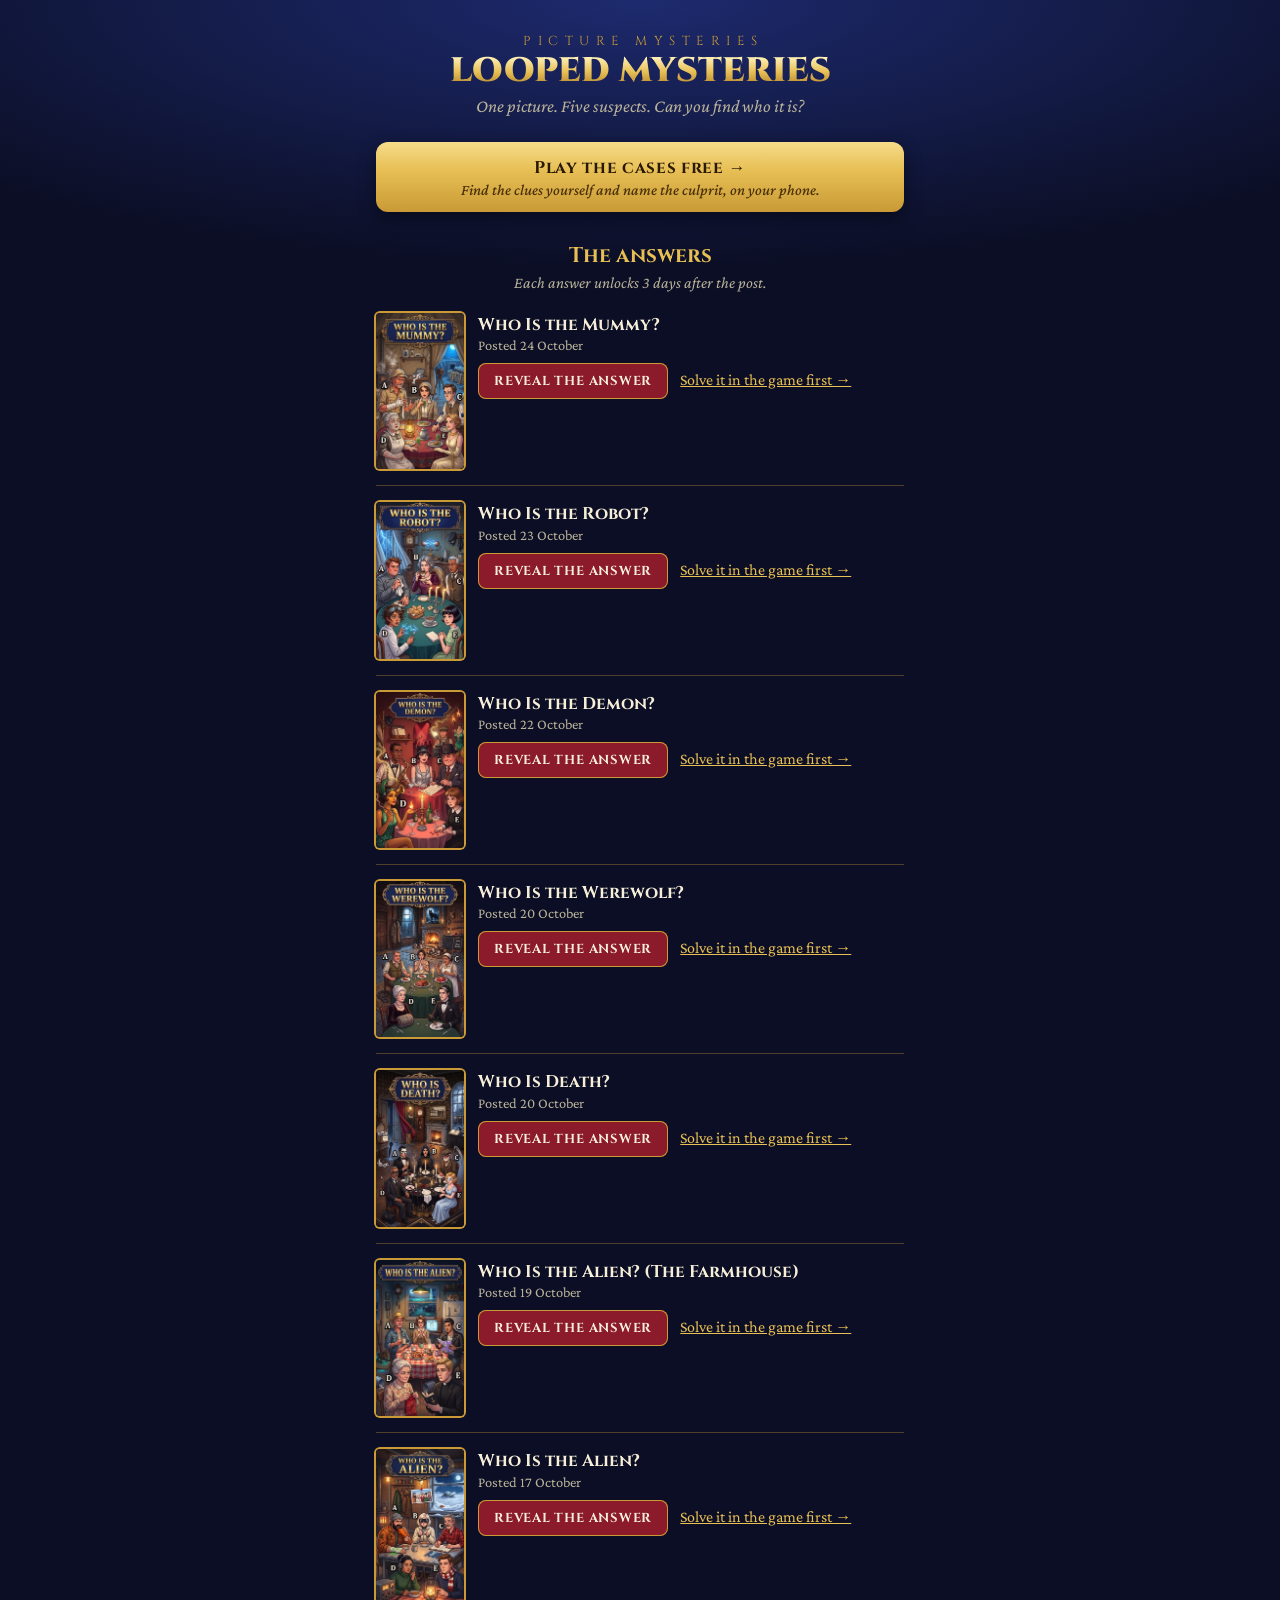
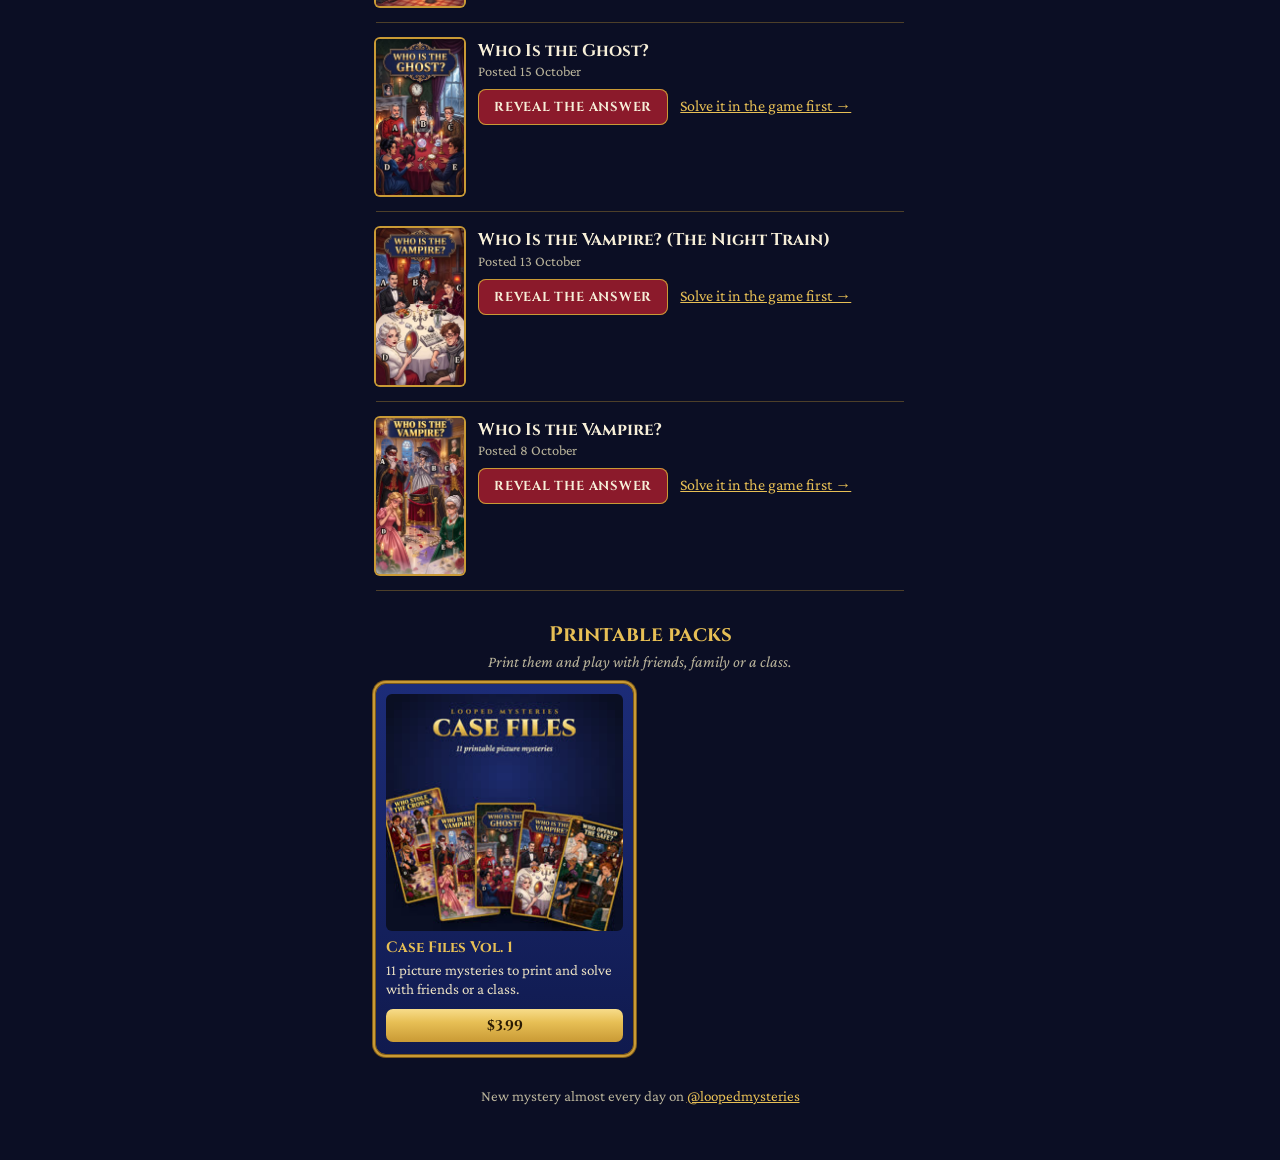
<file: index.html>
<!doctype html>
<html lang="en">
<head>
<meta charset="utf-8" />
<meta name="viewport" content="width=device-width, initial-scale=1" />
<title>Looped Mysteries</title>
<meta name="description" content="Play the Looped Mysteries picture puzzles free on your phone, and check the answers to every case from Instagram." />
<meta name="theme-color" content="#0b0e24" />
<meta property="og:type" content="website" />
<meta property="og:site_name" content="Looped Mysteries" />
<meta property="og:title" content="Looped Mysteries · Play free" />
<meta property="og:description" content="Picture mysteries you solve on your phone. Find the clues, name the culprit. Free cases, a new one every week." />
<meta property="og:url" content="https://loopedmysteries.me/" />
<meta property="og:image" content="https://loopedmysteries.me/og.jpg" />
<meta property="og:image:width" content="1200" />
<meta property="og:image:height" content="1200" />
<meta name="twitter:card" content="summary_large_image" />
<link rel="preconnect" href="https://fonts.googleapis.com" />
<link rel="preconnect" href="https://fonts.gstatic.com" crossorigin />
<link href="https://fonts.googleapis.com/css2?family=Cinzel:wght@700;900&family=Crimson+Pro:ital,wght@0,500;0,700;1,500&display=swap" rel="stylesheet" />
<style>
:root { --gold: #e7bf55; --gold-mid: #c99a35; --gold-deep: #7d5a1a; --ink: #0b0e24; --text: #f6eed8; --muted: #b9b39a; --wine: #8b1a2b; }
* { box-sizing: border-box; }
body { margin: 0; background: radial-gradient(ellipse 120% 50% at 50% 0%, #1d2a6e 0%, var(--ink) 60%) fixed, var(--ink);
  color: var(--text); font-family: 'Crimson Pro', Georgia, serif; font-size: 18px; }
main { max-width: 560px; margin: 0 auto; padding: 32px 16px 56px; }
.display { font-family: 'Cinzel', Georgia, serif; }
header { text-align: center; margin-bottom: 26px; }
header .kicker { font-size: 13px; letter-spacing: 0.5em; padding-left: 0.5em; color: var(--gold-mid); }
header h1 { margin: 4px 0 6px; font-size: 34px; font-weight: 900; line-height: 1.05;
  background: linear-gradient(180deg, #fff1b8 8%, var(--gold) 50%, #b0802a 92%); -webkit-background-clip: text; background-clip: text; color: transparent; }
header p { margin: 0; color: var(--muted); font-style: italic; }
section h2.title { margin: 30px 0 4px; text-align: center; font-family: 'Cinzel', Georgia, serif; font-size: 21px; color: var(--gold); }
section .lead { margin: 0 0 6px; text-align: center; color: var(--muted); font-style: italic; font-size: 16px; }
.packs { display: grid; grid-template-columns: 1fr 1fr; gap: 14px; margin-top: 14px; }
.pack { display: flex; flex-direction: column; padding: 10px 10px 12px; border-radius: 10px; text-decoration: none; color: var(--text);
  background: linear-gradient(180deg, #1c2c78, #101a4e); box-shadow: 0 0 0 1px var(--gold-deep), 0 0 0 3px var(--gold-mid), 0 0 0 4px var(--gold-deep); }
.pack img { width: 100%; aspect-ratio: 1; object-fit: cover; border-radius: 6px; margin-bottom: 8px; }
.pack b { font-family: 'Cinzel', Georgia, serif; font-size: 15px; line-height: 1.2; color: var(--gold); }
.pack span { flex: 1; margin: 4px 0 10px; font-size: 15px; line-height: 1.25; color: #e9dfc2; }
.pack .go { flex: none; margin: 0; padding: 7px 0; border-radius: 7px; text-align: center; background: linear-gradient(180deg, #f7dc8a, var(--gold) 40%, var(--gold-mid));
  color: #2a1a03; font-family: 'Cinzel', Georgia, serif; font-weight: 700; font-size: 14px; }
.solve { display: inline-block; margin-left: 12px; color: var(--gold); font-size: 16px; }
.play { display: block; margin: 0 0 22px; padding: 14px 18px; border-radius: 12px; text-align: center; text-decoration: none;
  background: linear-gradient(180deg, #f7dc8a, var(--gold) 40%, var(--gold-mid)); color: #2a1a03;
  font-family: 'Cinzel', Georgia, serif; font-weight: 700; font-size: 17px; letter-spacing: 0.04em; box-shadow: 0 6px 18px rgba(0,0,0,0.45); }
.play span { display: block; margin-top: 2px; font-family: 'Crimson Pro', Georgia, serif; font-weight: 500; font-style: italic; font-size: 15.5px; letter-spacing: 0; color: #4a3008; }
.cta-free { display: block; margin: 14px 0 0; text-align: center; color: var(--gold); font-size: 16.5px; }
.more { display: inline-block; margin-top: 8px; color: var(--gold); font-size: 16px; }
.case { display: grid; grid-template-columns: 88px minmax(0, 1fr); gap: 14px; padding: 16px 0; border-bottom: 1px solid rgba(201,154,53,0.35); }
.case img { width: 88px; aspect-ratio: 9 / 16; object-fit: cover; border-radius: 4px; box-shadow: 0 0 0 2px var(--gold-mid); }
.case h2 { margin: 2px 0 2px; font-family: 'Cinzel', Georgia, serif; font-size: 17px; line-height: 1.2; }
.case .date { color: var(--muted); font-size: 14.5px; margin-bottom: 10px; }
.reveal { padding: 9px 16px; border: 0; border-radius: 8px; cursor: pointer; background: var(--wine); color: var(--text);
  box-shadow: inset 0 0 0 1px var(--gold-mid); font-family: 'Cinzel', Georgia, serif; font-weight: 700; font-size: 13px; letter-spacing: 0.06em; }
.locked { color: var(--muted); font-style: italic; font-size: 16px; }
.reveal.early { display: inline-block; margin-top: 10px; padding: 10px 16px; text-decoration: none; color: #1a1206;
  background: linear-gradient(180deg, #f7dc8a 0%, var(--gold) 45%, var(--gold-mid) 100%); box-shadow: 0 4px 12px rgba(0,0,0,0.4); }
.reveal.early small { display: block; margin-top: 3px; font-family: 'Crimson Pro', Georgia, serif; font-weight: 500; font-style: italic;
  font-size: 14px; letter-spacing: 0; text-transform: none; color: #3a2a10; }
.answer { font-size: 17px; line-height: 1.4; }
.answer b { font-family: 'Cinzel', Georgia, serif; color: var(--gold); }
footer { margin-top: 34px; text-align: center; color: var(--muted); font-size: 15px; }
footer a { color: var(--gold); }
</style>
</head>
<body>
<main>
  <header>
    <div class="kicker display">PICTURE MYSTERIES</div>
    <h1 class="display">LOOPED MYSTERIES</h1>
    <p>One picture. Five suspects. Can you find who it is?</p>
  </header>
  <a class="play" href="play/">Play the cases free →<span>Find the clues yourself and name the culprit, on your phone.</span></a>
  <section>
    <h2 class="title">The answers</h2>
    <p class="lead">Each answer unlocks 3 days after the post.</p>
    <div id="list"></div>
  </section>
  <section id="shop">
    <h2 class="title">Printable packs</h2>
    <p class="lead">Print them and play with friends, family or a class.</p>
    <div class="packs" id="packs"></div>
  </section>
  <footer>New mystery almost every day on <a href="https://www.instagram.com/loopedmysteries/">@loopedmysteries</a></footer>
</main>
<script>
const PACKS = [{"url": "https://loopedmysteries.gumroad.com/l/case-files-vol-1", "image": "img/pack-vol1.jpg", "title": "Case Files Vol. 1", "text": "11 picture mysteries to print and solve with friends or a class.", "price": "$3.99"}, {"url": "https://loopedmysteries.gumroad.com/l/halloween-mystery-night", "image": "img/pack-halloween.jpg", "title": "Halloween Mystery Night", "text": "6 spooky cases plus invitations, ballot cards and a scoreboard for your party.", "price": "$4.99", "until": "2026-11-01"}];
const FREE_URL = "";
const UNLOCK_DAYS = 3;
const CASES = [{"id": "mummy", "title": "Who Is the Mummy?", "posted": "2026-10-24", "culprit": "E", "who": "The Young Heiress", "answer": "Everything strange at the table is explained inside the tent: bandage from the first-aid tin, sand from a day at the dig, beetles from a tipped jar, flour from the open sack. Only one thing is explained outside it. Through the tent flap the sarcophagus stands open and empty, strips of old yellowed linen hanging over its edge, and the same old linen peeks out of the Young Heiress's glove. She came out of the tomb.", "game": true}, {"id": "robot", "title": "Who Is the Robot?", "posted": "2026-10-23", "culprit": "E", "who": "The Inventor's Niece", "answer": "The storm tosses every napkin and every hair at the table except hers. And the little compass by the candles does not point north: its red needle points straight at the Inventor's Niece. Something inside her is made of metal.", "game": true}, {"id": "demon", "title": "Who Is the Demon?", "posted": "2026-10-22", "culprit": "E", "who": "The Coat-Check Girl", "answer": "Two scorch marks sit right where the Coat-Check Girl's fingers rest, and hers is the only drink with no ice left: it's steaming. Whatever she is, she burns hot. Every other guest has an explanation hidden in the room. She doesn't.", "game": true}, {"id": "werewolf", "title": "Who Is the Werewolf?", "posted": "2026-10-20", "culprit": "E", "who": "The Young Lord", "answer": "The wolf in the painting has a pale streak on its head, just like the white streak in the Young Lord's hair. And he is the one guest who won't touch silver: gloves on at dinner, a wooden spoon, his silver fork and knife left alone.", "game": true}, {"id": "death", "title": "Who Is Death?", "posted": "2026-10-20", "culprit": "E", "who": "The Young Guest", "answer": "The appointment book on the sideboard says it: someone is expected tonight at 12:00. It is two minutes to midnight, and the Young Guest is keeping an eye on her watch. Every other sign of Death in this room has an ordinary explanation. Hers doesn't.", "game": true}, {"id": "alien2", "title": "Who Is the Alien? (The Farmhouse)", "posted": "2026-10-19", "culprit": "E", "who": "The Preacher", "answer": "Look at the church picnic flyer on the fridge: the town's pastor is an old bald man. This young 'preacher' looks like the sketch on the news, his car is parked at the crop circle, and he is holding his Bible upside down.", "game": true}, {"id": "alien", "title": "Who Is the Alien?", "posted": "2026-10-17", "culprit": "E", "who": "The Glaciologist", "answer": "Look at the team photo: the real Glaciologist wears the same striped scarf, but he has a beard and glasses. Something walked in from that saucer tonight and took his place, almost perfectly.", "game": true}, {"id": "ghost", "title": "Who Is the Ghost?", "posted": "2026-10-15", "culprit": "D", "who": "The Heiress", "answer": "Look at the mantelpiece: a photograph tied with a black mourning ribbon, and the girl in it is the Heiress. Cats always know. That is why it hisses at her.", "game": true}, {"id": "train", "title": "Who Is the Vampire? (The Night Train)", "posted": "2026-10-13", "culprit": "E", "who": "The Student in the scarf", "answer": "Read the newspaper: BURIED YESTERDAY, above a photo of the Student. The stain on his scarf is where he was bitten. He died, and he rose again.", "game": true}, {"id": "vampire", "title": "Who Is the Vampire?", "posted": "2026-10-08", "culprit": "E", "who": "The Countess", "answer": "The portrait on the wall is three hundred years old, and it shows the Countess exactly as she stands tonight, down to the ruby brooch. She has not aged a day.", "game": true}];

// Records a click event in GoatCounter when the counter is on; does nothing otherwise.
const track = (path, title) => window.goatcounter && window.goatcounter.count && window.goatcounter.count({ path, title, event: true });

const today = new Date();
document.querySelector('.play').addEventListener('click', () => track('click-play', 'Play the cases'));

const shop = document.getElementById('packs');
for (const pack of PACKS) {
  if (pack.until && today >= new Date(pack.until + 'T00:00:00')) continue;
  const card = document.createElement('a');
  card.className = 'pack';
  card.href = pack.url;
  card.innerHTML = `<img src="${pack.image}" alt="" loading="lazy" /><b>${pack.title}</b><span>${pack.text}</span><div class="go">${pack.price}</div>`;
  card.addEventListener('click', () => track(`click-pack-${pack.title}`, `Shop: ${pack.title}`));
  shop.append(card);
}
if (FREE_URL) {
  shop.insertAdjacentHTML('afterend', `<a class="cta-free" href="${FREE_URL}">Or try 3 printable cases for free →</a>`);
  document.querySelector('.cta-free').addEventListener('click', () => track('click-free-sample', 'Free sample link'));
}

const list = document.getElementById('list');
for (const [i, c] of CASES.entries()) {
  // Noon Turkey time for everyone, the same moment the game opens the case.
  const posted = new Date(c.posted + 'T12:00:00+03:00');
  const unlock = new Date(posted.getTime() + UNLOCK_DAYS * 86400000);
  const row = document.createElement('div');
  row.className = 'case';
  // The first rows are on screen at once, so only the rest wait to load.
  row.innerHTML = `<img src="img/${c.id}.jpg" alt="" ${i < 3 ? '' : 'loading="lazy"'} />
    <div><h2>${c.title}</h2><div class="date">Posted ${posted.toLocaleDateString('en-GB', { day: 'numeric', month: 'long' })}</div><div class="slot"></div></div>`;
  const slot = row.querySelector('.slot');
  if (today < unlock) {
    slot.innerHTML = `<div class="locked">Still under investigation. Answer unlocks on ${unlock.toLocaleDateString('en-GB', { day: 'numeric', month: 'long' })}.</div>`;
    // Can't wait: the game sells early access to the locked case, and solving it shows the answer.
    const early = document.createElement('a');
    early.className = 'reveal early';
    early.href = `play/?case=${c.id}`;
    early.innerHTML = 'Can’t wait? Play it now<small>Solve it in the game and see the answer today</small>';
    early.addEventListener('click', () => track(`click-early-${c.id}`, `Play now: ${c.title}`));
    slot.append(early);
  } else {
    const button = document.createElement('button');
    button.className = 'reveal';
    button.textContent = 'REVEAL THE ANSWER';
    button.addEventListener('click', () => {
      track(`reveal-${c.id}`, `Reveal: ${c.title}`);
      slot.innerHTML = `<div class="answer"><b>${c.culprit}</b> · ${c.who}. ${c.answer}</div>
        <a class="more" href="#shop">More mysteries to print ↓</a>`;
    });
    slot.append(button);
    // Every listed case is in the web game: invite a try before the answer.
    {
      const solve = document.createElement('a');
      solve.className = 'solve';
      solve.href = `play/?case=${c.id}`;
      solve.textContent = 'Solve it in the game first →';
      solve.addEventListener('click', () => track(`click-solve-${c.id}`, `Solve in game: ${c.title}`));
      slot.append(solve);
    }
  }
  list.append(row);
}
</script>
</body>
</html>
</file>
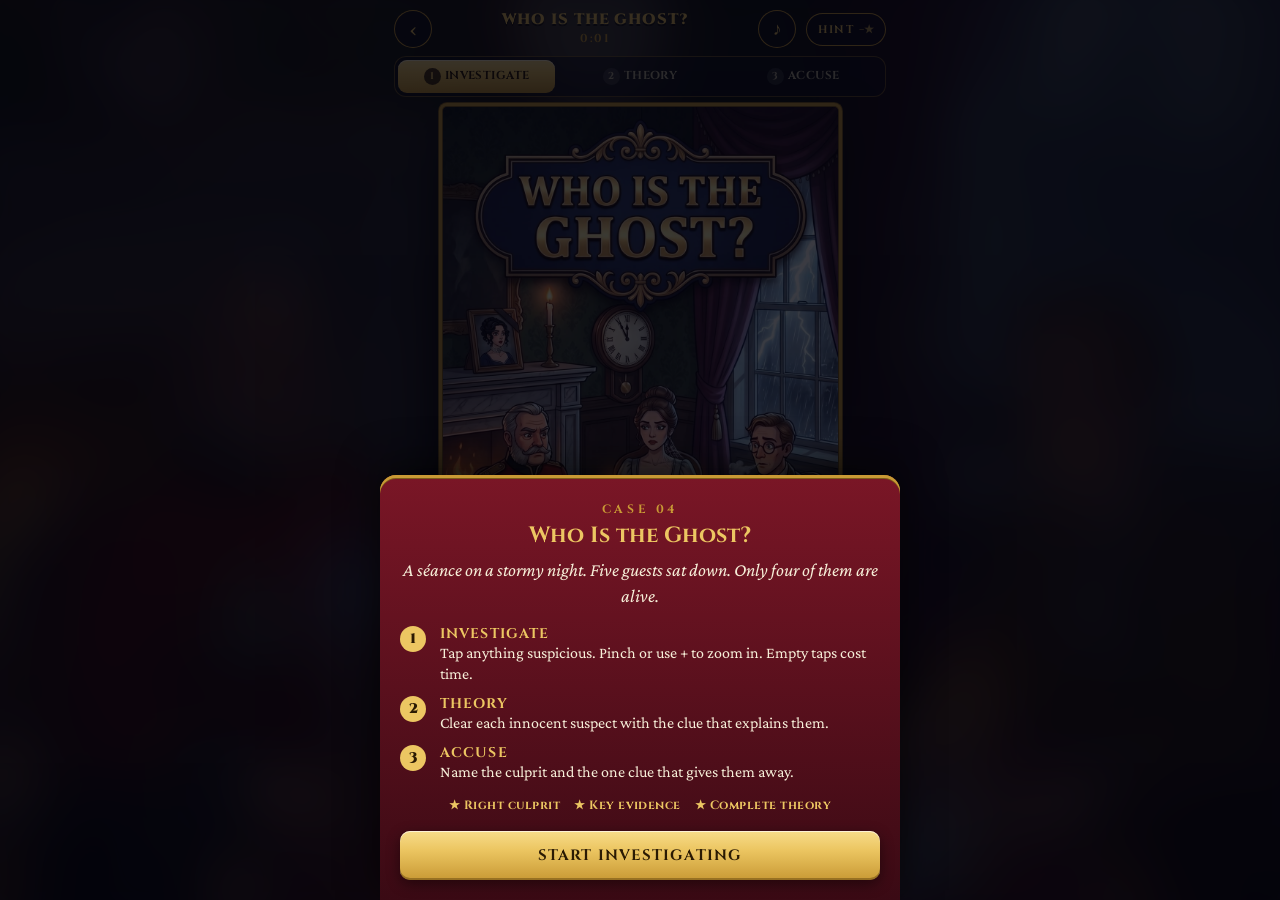
<file: play/index.html>
<!doctype html>
<html lang="en">
  <head>
    <meta charset="UTF-8" />
    <meta name="viewport" content="width=device-width, initial-scale=1, viewport-fit=cover, user-scalable=no" />
    <meta name="theme-color" content="#090b1c" />
    <title>Looped Mysteries</title>
    <meta property="og:type" content="website" />
    <meta property="og:site_name" content="Looped Mysteries" />
    <meta property="og:title" content="Looped Mysteries · Solve the cases" />
    <meta property="og:description" content="Picture mysteries you solve on your phone. Find the clues, name the culprit. Free cases, a new one every week." />
    <meta property="og:url" content="https://loopedmysteries.me/play/" />
    <meta property="og:image" content="https://loopedmysteries.me/og.jpg" />
    <meta property="og:image:width" content="1200" />
    <meta property="og:image:height" content="1200" />
    <meta name="twitter:card" content="summary_large_image" />
    <link rel="preconnect" href="https://fonts.googleapis.com" />
    <link rel="preconnect" href="https://fonts.gstatic.com" crossorigin />
    <link
      href="https://fonts.googleapis.com/css2?family=Cinzel:wght@600;700;900&family=Crimson+Pro:ital,wght@0,400;0,500;0,600;0,700;1,500&display=swap"
      rel="stylesheet"
    />
    <script type="module" crossorigin src="./assets/main-snRhR4o5.js"></script>
    <link rel="stylesheet" crossorigin href="./assets/main-DZ-gpsk0.css">
  </head>
  <body>
    <div id="backdrop"></div>
    <div id="app"></div>
    <!-- Gumroad's overlay checkout: buy links open a payment window over the game instead of a new tab. -->
    <script src="https://gumroad.com/js/gumroad.js" async></script>
  </body>
</html>
</file>
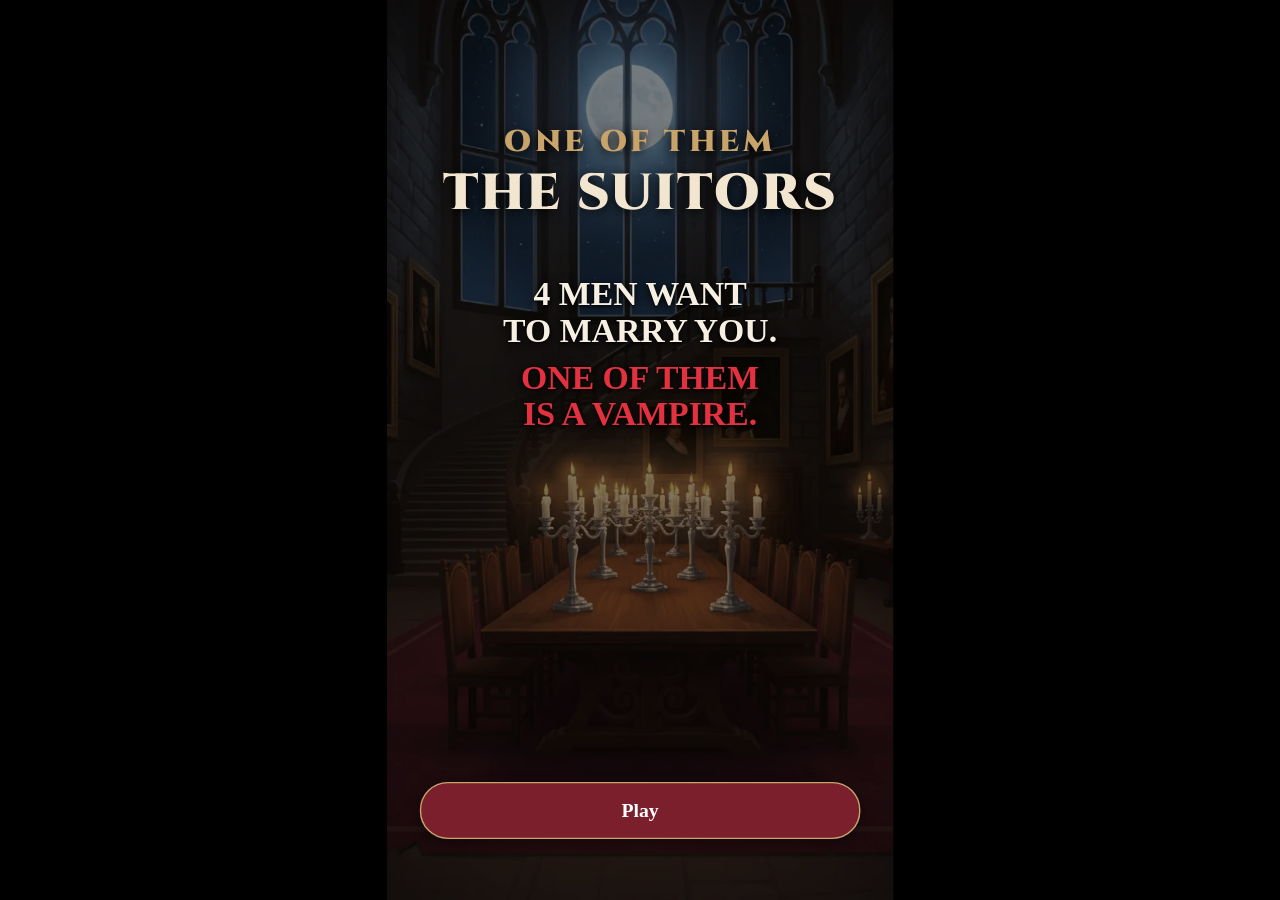
<file: suitors/index.html>
<!doctype html>
<html lang="en">
  <head>
    <meta charset="UTF-8" />
    <meta name="viewport" content="width=device-width, initial-scale=1, viewport-fit=cover, user-scalable=no" />
    <meta name="theme-color" content="#0b0709" />
    <meta name="apple-mobile-web-app-capable" content="yes" />
    <title>One of Them · The Suitors</title>
    <meta name="description" content="4 men want to marry you. One of them is a vampire. Play the demo and make the choices yourself." />
    <meta property="og:type" content="website" />
    <meta property="og:site_name" content="Looped Mysteries" />
    <meta property="og:title" content="One of Them · The Suitors" />
    <meta property="og:description" content="4 men want to marry you. One of them is a vampire. Play the demo and make the choices yourself." />
    <meta property="og:url" content="https://loopedmysteries.me/suitors/" />
    <meta property="og:image" content="https://loopedmysteries.me/suitors/og.jpg" />
    <meta property="og:image:width" content="1080" />
    <meta property="og:image:height" content="1080" />
    <meta name="twitter:card" content="summary_large_image" />
    <script type="module" crossorigin src="./assets/index-BJEboJmN.js"></script>
    <link rel="stylesheet" crossorigin href="./assets/index-D9lnCHqK.css">
  </head>
  <body>
    <div id="viewport"><div id="stage"></div></div>
  </body>
</html>
</file>
<file: play/assets/main-DZ-gpsk0.css>
:root{--ink: #090b1c;--night: #10163a;--velvet: #7a1626;--velvet-deep: #3a0a14;--gold: #ecc662;--gold-mid: #c99a35;--gold-deep: #7d5a1a;--parchment: #f3e7c8;--parchment-edge: #dcc594;--ink-text: #2c1d0d;--ink-soft: #6b5433;--blood: #b01f2e;--good: #2f8f5b;--text: #f6eed8;--muted: #b9b39a;--display: "Cinzel", Georgia, serif;--body: "Crimson Pro", Georgia, serif;--frame: 0 0 0 1px var(--gold-deep), 0 0 0 4px var(--gold-mid), 0 0 0 5px var(--gold-deep)}*{box-sizing:border-box;-webkit-tap-highlight-color:transparent}html,body{margin:0;height:100%;background:var(--ink);color:var(--text);font-family:var(--body);font-size:17px;overscroll-behavior:none}#backdrop{position:fixed;inset:-40px;background:radial-gradient(90% 60% at 50% 0%,#26306e 0%,var(--ink) 75%);background-size:cover;background-position:center;z-index:0}#backdrop.scene{filter:blur(28px) brightness(.32) saturate(1.2)}#app{position:relative;z-index:1;height:100dvh;max-width:520px;margin:0 auto;display:flex;flex-direction:column}button{font:inherit;color:inherit;cursor:pointer;border:0;background:none;padding:0}.btn{position:relative;padding:14px 20px;border-radius:10px;background:linear-gradient(180deg,#f7dc8a 0%,var(--gold) 38%,var(--gold-mid) 100%);box-shadow:inset 0 1px #ffffffa6,inset 0 -2px #5a3c0a73,0 4px 14px #00000073;color:#2a1a03;font-family:var(--display);font-weight:700;font-size:15px;letter-spacing:.08em;text-transform:uppercase;transition:transform .08s}.btn:active:not(:disabled){transform:translateY(2px)}.btn:disabled{filter:grayscale(.7) brightness(.6);cursor:default}.btn.ghost{background:#090b1c8c;box-shadow:inset 0 0 0 1px var(--gold-mid);color:var(--gold)}.btn.small{padding:8px 12px;font-size:11px;border-radius:8px}.btn.wide{width:100%}.crop{background-repeat:no-repeat;background-color:var(--night)}.portrait{position:relative;width:100%;aspect-ratio:1 / 1.15;border-radius:6px;box-shadow:var(--frame),0 6px 14px #00000080}.home{flex:1;overflow-y:auto;padding:30px 18px 34px}.brand{text-align:center;margin-bottom:26px}.brand .kicker{font-family:var(--display);font-size:12px;letter-spacing:.5em;color:var(--gold-mid);padding-left:.5em}.brand h1{margin:2px 0 0;font-family:var(--display);font-weight:900;font-size:40px;line-height:1.05;background:linear-gradient(180deg,#fbe9a8 10%,var(--gold) 50%,var(--gold-mid) 90%);-webkit-background-clip:text;background-clip:text;color:transparent;filter:drop-shadow(0 2px 0 rgba(0,0,0,.6))}.stars{font-size:16px;letter-spacing:3px;color:var(--gold)}.stars .off{color:#fff3}.case-grid{display:grid;grid-template-columns:1fr 1fr;gap:26px 18px;align-items:start}.case-card{display:block;width:100%;text-align:left}.case-card .art{aspect-ratio:4 / 5;margin-bottom:12px;border-radius:6px;background-size:cover;background-position:top center;box-shadow:var(--frame),0 12px 26px #0000008c;transition:transform .12s}.case-card:active .art{transform:scale(.97)}.case-no{font-family:var(--display);font-weight:700;font-size:11px;letter-spacing:.24em;color:var(--gold-mid)}.case-title{margin:3px 0 5px;font-family:var(--display);font-weight:700;font-size:15px;line-height:1.2;color:var(--text)}.case-status{font-style:italic;font-size:15px;color:var(--muted)}.case-card.locked .art{filter:grayscale(1) brightness(.45);box-shadow:0 0 0 1px var(--gold-deep),0 12px 26px #0000008c}.case-card.locked .case-no,.case-card.locked .case-title{opacity:.6}.home-note{margin:30px 0 0;text-align:center;font-style:italic;font-size:15px;color:var(--muted)}.home-count{margin:-14px 0 24px;text-align:center;font-style:italic;font-size:16px;color:var(--muted)}.home-note a,.reveal .home-note a{color:var(--gold)}.topbar{display:flex;align-items:center;gap:10px;padding:10px 14px 6px}.topbar .back{flex:none;width:38px;height:38px;border-radius:50%;background:#090b1c99;box-shadow:inset 0 0 0 1px var(--gold-mid);color:var(--gold);font-size:22px;line-height:1}.heading{flex:1;min-width:0}.case-name{text-align:center;text-wrap:balance;font-family:var(--display);font-weight:900;font-size:15px;line-height:1.1;letter-spacing:.06em;text-transform:uppercase;color:var(--gold);text-shadow:0 2px 0 rgba(0,0,0,.6)}.case-name small{display:block;margin-top:2px;font-size:11px;letter-spacing:.12em;color:var(--gold-mid)}.icon-btn{flex:none;width:38px;height:38px;border-radius:50%;background:#090b1c99;box-shadow:inset 0 0 0 1px var(--gold-mid);font-size:18px;color:var(--gold)}.icon-btn.off{opacity:.45;text-decoration:line-through}.hint-btn{flex:none;min-width:38px;padding:9px 12px;border-radius:999px;background:#090b1c99;box-shadow:inset 0 0 0 1px var(--gold-mid);font-family:var(--display);font-weight:700;font-size:11px;letter-spacing:.14em;color:var(--gold)}.hint-btn span{letter-spacing:0;opacity:.75}.hint-btn[hidden]{display:none}.tabs{display:flex;gap:6px;margin:2px 14px 4px;padding:4px;border-radius:12px;background:#090b1c8c;box-shadow:inset 0 0 0 1px #c99a3573}.tab{flex:1;padding:8px 2px;border-radius:9px;white-space:nowrap;font-family:var(--display);font-weight:700;font-size:11.5px;letter-spacing:.04em;text-transform:uppercase;color:var(--muted)}.tab b{display:inline-block;width:17px;height:17px;margin-right:4px;border-radius:50%;background:#ffffff1f;font-size:10px;line-height:17px;letter-spacing:0}.tab.active{background:linear-gradient(180deg,#f7dc8a 0%,var(--gold) 38%,var(--gold-mid) 100%);box-shadow:inset 0 1px #fff9;color:#2a1a03}.tab.active b{background:#2a1a03d9;color:var(--gold)}.case-body,.view{flex:1;min-height:0;display:flex;flex-direction:column}.view[hidden]{display:none}.list-view{overflow-y:auto;padding:10px 14px calc(18px + env(safe-area-inset-bottom));gap:10px}.view-title{margin:6px 0 0;text-align:center;font-family:var(--display);font-weight:700;font-size:19px;color:var(--gold)}.view-sub{margin:0 0 4px;text-align:center;font-style:italic;font-size:16px;line-height:1.3;color:var(--muted)}.stage{position:relative;flex:1;min-height:0;margin:6px 14px;display:flex;align-items:center;justify-content:center}.poster-wrap{position:relative}.poster{position:relative;overflow:hidden;border-radius:4px;box-shadow:var(--frame),0 16px 44px #000000b3;touch-action:none;user-select:none;-webkit-user-select:none;cursor:crosshair}.poster.zoomed{cursor:grab}.layer{position:absolute;inset:0;transform-origin:0 0}.layer.animate{transition:transform .45s cubic-bezier(.2,.8,.2,1)}.poster img{display:block;width:100%;height:100%;pointer-events:none;-webkit-user-drag:none}.zoom-bar{position:absolute;right:8px;bottom:8px;display:flex;flex-direction:column;gap:6px}.zoom-btn{width:36px;height:36px;border-radius:50%;background:#090b1cc7;box-shadow:inset 0 0 0 1px var(--gold-mid),0 3px 10px #00000080;color:var(--gold);font-size:22px;line-height:1}.zoom-btn:disabled{opacity:.35}.spark{position:absolute;width:calc(9px * var(--inv, 1));height:calc(9px * var(--inv, 1));margin:calc(-4.5px * var(--inv, 1)) 0 0 calc(-4.5px * var(--inv, 1));border-radius:50%;background:radial-gradient(circle,#fff 0%,var(--gold) 55%,transparent 70%);box-shadow:0 0 10px var(--gold);animation:spark .65s ease-out forwards;pointer-events:none}.found-mark{position:absolute;aspect-ratio:1;transform:translate(-50%,-50%);border-radius:50%;border:calc(2px * var(--inv, 1)) solid var(--gold);box-shadow:0 0 10px #ecc662cc,inset 0 0 8px #ecc66266;animation:pop-centered .35s cubic-bezier(.3,1.6,.6,1);pointer-events:none}.ripple{position:absolute;width:calc(46px * var(--inv, 1));height:calc(46px * var(--inv, 1));margin:calc(-23px * var(--inv, 1)) 0 0 calc(-23px * var(--inv, 1));border-radius:50%;border:calc(2px * var(--inv, 1)) solid rgba(255,255,255,.75);animation:ripple .45s ease-out forwards;pointer-events:none}.float{position:absolute;transform:translate(-50%,-100%) scale(var(--inv, 1));font-family:var(--display);font-weight:700;font-size:14px;color:#ffb3ba;text-shadow:0 1px 3px #000,0 0 8px #000;animation:float-up .8s ease-out forwards;pointer-events:none}.name-tag{position:absolute;transform:translate(-50%,-50%) scale(var(--inv, 1));padding:4px 10px;border-radius:999px;background:#090b1cd9;box-shadow:inset 0 0 0 1px var(--gold-mid);white-space:nowrap;font-weight:600;font-size:15px;color:var(--text);animation:fade-in .2s ease-out;pointer-events:none}.name-tag b{font-family:var(--display);color:var(--gold)}.debug-spot{position:absolute;border-radius:50%;aspect-ratio:1;border:2px dashed #3cf;background:#33ccff26;transform:translate(-50%,-50%);pointer-events:none}.debug-spot.person{border-color:#f6c;background:#ff66cc14}.debug-spot span{position:absolute;left:50%;top:50%;transform:translate(-50%,-50%);font:700 10px/1 system-ui,sans-serif;color:#fff;text-shadow:0 0 3px #000,0 0 3px #000}.hint-pulse{position:absolute;aspect-ratio:1;transform:translate(-50%,-50%);border-radius:50%;border:calc(3px * var(--inv, 1)) solid var(--gold);box-shadow:0 0 22px var(--gold),inset 0 0 14px var(--gold);animation:hint-ring .9s ease-in-out 4 forwards;pointer-events:none}.paper{background:linear-gradient(180deg,var(--parchment) 0%,#ead9b0 100%);box-shadow:inset 0 0 0 1px var(--parchment-edge),inset 0 0 24px #8c642847,0 8px 22px #00000080;color:var(--ink-text);border-radius:6px}.dock{display:flex;align-items:center;gap:10px;margin:4px 14px calc(12px + env(safe-area-inset-bottom));padding:8px 10px}.counter{flex:none;text-align:center;line-height:1;font-family:var(--display);font-weight:700;color:var(--velvet)}.counter small{display:block;margin-bottom:3px;font-size:9px;letter-spacing:.18em;color:var(--ink-soft)}.counter b{font-size:22px}.counter span{font-size:13px;color:var(--ink-soft)}.strip{flex:1;min-width:0;display:flex;gap:6px;overflow-x:auto;scrollbar-width:none;padding:3px 2px}.strip::-webkit-scrollbar{display:none}.thumb{flex:none;width:40px;aspect-ratio:1;border-radius:5px;box-shadow:0 0 0 2px var(--gold-mid),0 0 0 3px var(--gold-deep);cursor:pointer}.thumb.new{animation:pop .4s cubic-bezier(.3,1.6,.6,1)}.thumb.empty{display:grid;place-items:center;background:#7d5a1a1f;box-shadow:inset 0 0 0 1.5px #7d5a1a73;font-family:var(--display);font-weight:700;font-size:15px;color:#6b543399;cursor:default}.evidence{position:absolute;left:4px;right:4px;bottom:4px;z-index:3;display:flex;align-items:center;gap:14px;padding:12px 14px;text-align:left;animation:rise .25s ease-out;cursor:pointer}.evidence .thumb,.proof .thumb{width:76px;border-radius:6px}.evidence-kicker{font-family:var(--display);font-weight:700;font-size:10px;letter-spacing:.16em;text-transform:uppercase;color:var(--gold-deep)}.evidence-name{margin:2px 0 3px;font-family:var(--display);font-weight:700;font-size:17px;line-height:1.15;color:var(--velvet)}.evidence-note{font-size:16.5px;line-height:1.25}.toast{position:absolute;left:50%;top:12px;z-index:3;transform:translate(-50%);padding:8px 14px;border-radius:999px;background:#090b1ce6;box-shadow:inset 0 0 0 1px var(--gold-mid);white-space:nowrap;font-size:15px;color:var(--gold);animation:fade-in .2s ease-out;pointer-events:none}.suspect-row{display:flex;gap:12px;padding:10px 12px;align-items:flex-start}.suspect-row .who{flex:none;width:58px}.suspect-row.suspicious{box-shadow:inset 0 0 0 2px var(--blood),inset 0 0 24px #b01f2e2e,0 8px 22px #00000080}.suspect-row.cleared .who{filter:grayscale(.8) brightness(.85)}.suspect-main{flex:1;min-width:0}.suspect-name{font-family:var(--display);font-weight:700;font-size:16px;color:var(--ink-text)}.ruled-out{font-style:italic;font-size:14.5px;color:var(--good)}.marks{display:flex;gap:6px;margin:7px 0 6px}.mark{flex:1;padding:6px 4px;border-radius:7px;box-shadow:inset 0 0 0 1.5px var(--parchment-edge);background:#fff6;font-family:var(--display);font-weight:700;font-size:11px;letter-spacing:.08em;text-transform:uppercase;color:var(--ink-soft)}.mark.suspicious.on{background:var(--blood);box-shadow:none;color:#fff}.mark.cleared.on{background:var(--good);box-shadow:none;color:#fff}.chips{display:flex;flex-wrap:wrap;gap:5px}.chip{padding:3px 9px;border-radius:999px;background:#7a16261a;box-shadow:inset 0 0 0 1px #7a162659;font-size:14.5px;font-weight:600;color:var(--velvet)}.chip span{margin-left:3px;opacity:.6}.chip.add{background:none;box-shadow:inset 0 0 0 1px dashed;border:1px dashed rgba(107,84,51,.6);color:var(--ink-soft)}.innocent{margin:3px 0 0;font-size:16px;line-height:1.3}.step-label{margin-top:6px;font-family:var(--display);font-weight:700;font-size:12px;letter-spacing:.18em;text-transform:uppercase;color:var(--gold-mid)}.lineup{display:grid;grid-template-columns:repeat(5,1fr);gap:8px}.pick{position:relative;padding:4px 3px 6px;border-radius:8px;text-align:center;transition:transform .1s}.pick .portrait{box-shadow:0 0 0 2px var(--gold-mid),0 0 0 3px var(--gold-deep),0 4px 10px #00000080}.pick.on{background:#ecc6622e;box-shadow:inset 0 0 0 2px var(--gold);transform:translateY(-3px)}.pick.on .portrait{box-shadow:0 0 0 2px var(--gold),0 0 16px var(--gold)}.pick.out{opacity:.35;filter:grayscale(1)}.pick-name{margin-top:6px;font-size:13px;font-weight:600;line-height:1.05;color:var(--text)}.badge{position:absolute;top:-2px;right:-2px;width:20px;height:20px;border-radius:50%;font-size:12px;font-weight:700;line-height:20px;color:#fff;box-shadow:0 0 0 2px var(--ink)}.badge.suspicious{background:var(--blood)}.badge.cleared{background:var(--good)}.portrait .letter{position:absolute;left:3px;bottom:2px;font-family:var(--display);font-weight:900;font-size:14px;color:#fff;text-shadow:0 1px 3px #000,0 0 6px #000}.clue-list{display:grid;gap:7px}.clue-row{display:flex;align-items:center;gap:12px;padding:7px 10px;border-radius:7px;text-align:left;font-size:15.5px;line-height:1.2}.clue-row:not(.paper){background:#ffffff73;box-shadow:inset 0 0 0 1px var(--parchment-edge);color:var(--ink-text)}.clue-row b{display:block;font-family:var(--display);font-size:14px;color:var(--velvet)}.clue-row .thumb{width:46px}.clue-row.on{box-shadow:inset 0 0 0 3px var(--gold-mid),0 0 14px #ecc66299;background:linear-gradient(180deg,#fff6d8,#f2dd9f)}.clue-grid{display:grid;grid-template-columns:repeat(4,1fr);gap:10px 8px}.clue-tile{position:relative;text-align:center;font-size:14px;font-weight:600;line-height:1.1;color:var(--text)}.clue-tile .thumb{width:100%;margin-bottom:5px}.clue-tile.on .thumb{transform:translateY(-3px);box-shadow:0 0 0 3px var(--gold),0 0 22px 3px var(--gold)}.clue-tile.on{color:var(--gold)}.clue-tile.on:after{content:"✓";position:absolute;top:-6px;right:-4px;width:22px;height:22px;border-radius:50%;background:var(--gold);box-shadow:0 0 0 2px var(--ink);font-size:13px;font-weight:700;line-height:22px;color:#2a1a03}.empty-note{margin:0;padding:12px 14px;text-align:center;font-style:italic}.accuse-btn{position:sticky;bottom:0;margin-top:6px;background:linear-gradient(180deg,#d8434f 0%,var(--blood) 45%,#7a1220 100%);color:#fff3e0}.votes{margin:4px 0 18px;padding:12px 14px;border-radius:10px;background:#090b1c66;box-shadow:inset 0 0 0 1px #c99a3580;text-align:left}.votes-title{text-align:center;font-family:var(--display);font-weight:700;font-size:15px;color:var(--gold)}.votes-sub,.votes-foot{margin:2px 0 8px;text-align:center;font-style:italic;font-size:14px;color:#e7c9b0}.votes-foot{margin:8px 0 0;opacity:.8}.vote-row{display:flex;align-items:center;gap:10px;margin-top:6px}.vote-letter{width:16px;font-family:var(--display);font-size:15px;color:var(--text)}.vote-bar{flex:1;height:14px;border-radius:7px;background:#ffffff1a;overflow:hidden}.vote-fill{width:0;height:100%;border-radius:7px;background:#d9cba8;transition:width .9s cubic-bezier(.2,.8,.2,1)}.vote-row.right .vote-fill{background:linear-gradient(90deg,var(--gold-mid),var(--gold));box-shadow:0 0 10px #ecc66299}.vote-row.right .vote-letter{color:var(--gold)}.vote-pct{width:82px;white-space:nowrap;font-weight:700;font-size:15px}.vote-pct i{margin-left:2px;padding:0 5px;border-radius:4px;background:var(--gold);color:#2a1a03;font-style:normal;font-size:11px;font-family:var(--display)}.reveal{flex:1;overflow-y:auto;display:flex;flex-direction:column;gap:10px;padding:26px 16px calc(28px + env(safe-area-inset-bottom))}.reveal-head{text-align:center}.reveal-head .kicker{font-family:var(--display);font-size:12px;letter-spacing:.4em;color:var(--gold-mid)}.reveal-head h1{margin:4px 0 0;font-family:var(--display);font-weight:900;font-size:24px;line-height:1.15;color:var(--gold)}.reveal-head h2{margin:10px 0 0;font-family:var(--display);font-size:19px}.reveal .caught{width:96px;margin:16px auto 0}.reveal-answer{margin:4px 0;font-size:19px;line-height:1.4;text-align:center}.proof{display:flex;align-items:center;gap:14px;padding:10px 12px}.reveal-stars{margin:10px 0 4px;text-align:center;font-size:26px;letter-spacing:4px;color:var(--gold)}.reveal-stars .off{color:#fff3}.reveal-stars .time{display:block;font-size:15px;letter-spacing:0;color:var(--muted)}.sheet-backdrop{position:fixed;inset:0;z-index:10;display:flex;align-items:flex-end;justify-content:center;background:#04050ec7}.sheet{width:100%;max-width:520px;max-height:90dvh;overflow-y:auto;padding:26px 20px calc(20px + env(safe-area-inset-bottom));border-radius:16px 16px 0 0;background:linear-gradient(180deg,var(--velvet) 0%,var(--velvet-deep) 100%);box-shadow:inset 0 3px 0 var(--gold-mid),inset 0 4px 0 var(--gold-deep),0 -10px 40px #0009;text-align:center;animation:rise .28s ease-out}.stamp{display:inline-block;padding:4px 14px;border:3px double currentColor;border-radius:6px;transform:rotate(-5deg);font-family:var(--display);font-weight:900;font-size:22px;letter-spacing:.14em;color:var(--gold);animation:stamp .4s .15s cubic-bezier(.3,1.5,.6,1) backwards}.stamp.bad{color:#ff8d98}.sheet h2{margin:16px 0 6px;font-family:var(--display);font-weight:700;font-size:22px;line-height:1.2}.sheet .big-stars{font-size:36px;letter-spacing:8px;padding-left:8px;color:var(--gold);text-shadow:0 0 16px rgba(236,198,98,.5)}.sheet .big-stars .star{display:inline-block;animation:star-in .45s cubic-bezier(.3,1.7,.5,1) backwards}.sheet .big-stars .off{color:#ffffff2e;text-shadow:none}.confetti{position:absolute;top:-12px;width:8px;height:14px;background:var(--gold);opacity:.9;animation:fall linear forwards;pointer-events:none}.confetti:nth-child(3n){background:#fff3c4;width:6px}.confetti:nth-child(3n+1){background:var(--velvet)}.sheet .solution{margin:12px 0;font-size:18px;line-height:1.4}.sheet .sub{margin:0 0 18px;font-size:15px;color:#e7c9b0;opacity:.85}.sheet .caught{width:92px;margin:16px auto 0}.row{display:flex;gap:12px}.row .btn{flex:1}@keyframes pop{0%{transform:scale(.2);opacity:0}}@keyframes rise{0%{transform:translateY(26px);opacity:0}}@keyframes stamp{0%{transform:rotate(-5deg) scale(2.6);opacity:0}}@keyframes ripple{0%{transform:scale(.3);opacity:.9}to{transform:scale(1.2);opacity:0}}@keyframes spark{to{transform:translate(var(--dx),var(--dy)) scale(.2);opacity:0}}@keyframes slam{0%{transform:translate(-50%,-50%) rotate(-12deg) scale(3);opacity:0}}@keyframes star-in{0%{transform:scale(0) rotate(-140deg);opacity:0}}@keyframes fall{to{transform:translateY(105dvh) rotate(var(--spin))}}@keyframes shake{25%{transform:translate(-6px)}75%{transform:translate(6px)}}@keyframes hint{0%,to{transform:scale(.7);opacity:0}50%{transform:scale(1.1);opacity:1}}@keyframes float-up{to{margin-top:-34px;opacity:0}}@keyframes fade-in{0%{opacity:0}}.sheet .sheet-text{margin:10px 0 6px;font-size:18px;line-height:1.4}.sheet.bad{background:linear-gradient(180deg,#2a2f4f,#12152e)}.sheet.bad .caught .portrait{filter:grayscale(.6)}.sheet.picker{text-align:left;background:linear-gradient(180deg,#1c2350 0%,var(--ink) 100%)}.sheet.picker h2{margin:0 0 12px;text-align:center}.sheet.picker .clue-list{margin-bottom:16px}.sheet-backdrop .confetti{z-index:11}@keyframes pop-centered{0%{transform:translate(-50%,-50%) scale(.2);opacity:0}}@keyframes hint-ring{0%,to{transform:translate(-50%,-50%) scale(.7);opacity:0}50%{transform:translate(-50%,-50%) scale(1.1);opacity:1}}.suspect-row.locked{opacity:.7}.star-goals{display:flex;justify-content:center;flex-wrap:wrap;gap:6px 14px;font-family:var(--display);font-weight:700;font-size:12px;letter-spacing:.04em;color:var(--gold)}.theory-note{align-self:center;padding:6px 12px;border-radius:999px;background:#b01f2e40;box-shadow:inset 0 0 0 1px #ff8d9880;font-style:italic;font-size:15px;color:#ffd3d8}.report{list-style:none;margin:12px auto 8px;padding:0;max-width:340px;text-align:left;font-size:16.5px;line-height:1.3}.report li{display:flex;gap:10px;margin:6px 0}.report b{flex:none;width:18px;color:var(--gold)}.report .miss{color:#e7c9b0}.report .miss b{color:#ffffff59}.report .cost{padding-left:28px;font-style:italic;color:#e7c9b0}.verdict-tag{display:inline-block;margin-left:4px;padding:1px 7px;border-radius:999px;vertical-align:2px;font-family:var(--body);font-size:13px;font-weight:700;color:#fff}.verdict-tag.ok{background:var(--good)}.verdict-tag.miss{background:#6b5433b3}.alibi{display:flex;align-items:center;gap:10px;margin-top:8px;font-size:15px;color:var(--ink-soft)}.alibi .thumb{width:38px}.alibi b{color:var(--velvet)}.sheet.intro{text-align:center}.intro-kicker{font-family:var(--display);font-weight:700;font-size:12px;letter-spacing:.3em;color:var(--gold-mid)}.sheet.intro h2{margin:6px 0 8px;color:var(--gold)}.intro-text{margin:0 0 16px;font-style:italic;font-size:18.5px;line-height:1.4}.howto{counter-reset:step;list-style:none;margin:0 0 14px;padding:0;text-align:left}.howto li{position:relative;margin:0 0 10px;padding-left:40px;font-size:16px;line-height:1.3}.howto li:before{counter-increment:step;content:counter(step);position:absolute;left:0;top:1px;width:26px;height:26px;border-radius:50%;background:var(--gold);font-family:var(--display);font-weight:900;font-size:14px;line-height:26px;text-align:center;color:#2a1a03}.howto b{display:block;font-family:var(--display);font-size:14px;letter-spacing:.08em;text-transform:uppercase;color:var(--gold)}.sheet.intro .star-goals{margin-bottom:18px}.case-status .guess{display:block;margin-top:2px;font-style:normal;font-weight:600;color:var(--gold)}a.case-card{text-decoration:none}.reveal-links{display:flex;justify-content:center;gap:26px}.reveal-links button{font-size:16px;color:var(--gold);text-decoration:underline;text-underline-offset:3px}.sheet .speed{margin:-8px 0 16px;font-size:16.5px;color:#f3dfb8}.sheet .speed:empty{display:none}.sheet .speed b{font-family:var(--display);font-size:18px;color:var(--gold)}.pass-banner{display:grid;grid-template-columns:1fr auto;align-items:center;width:100%;margin:0 0 24px;padding:12px 16px;border-radius:10px;background:linear-gradient(180deg,var(--velvet) 0%,var(--velvet-deep) 100%);box-shadow:var(--frame),0 10px 24px #00000080;text-align:left}.pass-banner small{grid-column:1;font-family:var(--display);font-weight:700;font-size:10.5px;letter-spacing:.18em;color:var(--gold)}.pass-banner b{grid-column:1;font-family:var(--display);font-size:15.5px;line-height:1.2;color:var(--text)}.pass-banner span{grid-column:2;grid-row:1 / span 2;font-size:28px;color:var(--gold)}.reveal .pass-banner{margin:4px 0 6px}.exclusive-badge{position:relative;top:8px;left:8px;display:inline-block;padding:3px 8px;border-radius:999px;background:var(--velvet);box-shadow:inset 0 0 0 1px var(--gold-mid);font-family:var(--display);font-weight:700;font-size:10px;letter-spacing:.1em;text-transform:uppercase;color:var(--gold)}.case-card.upcoming .art{display:grid;place-items:center;background:radial-gradient(circle at 50% 40%,#3a0f1c 0%,var(--ink) 75%)}.case-card.upcoming .art span{font-family:var(--display);font-weight:900;font-size:64px;color:var(--gold-deep);text-shadow:0 0 24px rgba(236,198,98,.25)}.case-card.upcoming .case-status{color:var(--gold)}.sheet.pass .offers{display:grid;gap:10px;margin:14px 0 6px}.offer{display:grid;grid-template-columns:1fr auto;gap:2px 10px;padding:12px 14px;border-radius:10px;background:#090b1c73;box-shadow:inset 0 0 0 1.5px var(--gold-mid);text-align:left;font-size:15.5px;line-height:1.3}.offer b{font-family:var(--display);font-size:17px;color:var(--gold)}.offer .price{font-family:var(--display);font-weight:700;font-size:15px;color:var(--text)}.offer span:last-child{grid-column:1 / -1;color:#e7c9b0}.offer.on{background:#ecc66229;box-shadow:inset 0 0 0 2.5px var(--gold),0 0 18px #ecc66259}.pass-thanks{min-height:22px;margin:6px 0 10px;font-style:italic;font-size:16px;color:#f3dfb8}.pass-thanks a{color:var(--gold)}.pass-sample{display:block;width:100%;margin:0 0 12px;padding:10px;border-radius:8px;background:#ecc6621a;font-size:16px;color:var(--text)}.pass-sample b{color:var(--gold)}.shop-card{display:grid;gap:2px;width:100%;margin:14px 0 6px;padding:14px 16px;border-radius:10px;background:linear-gradient(180deg,var(--night) 0%,var(--ink) 100%);box-shadow:var(--frame),0 10px 24px #00000080;color:var(--text);text-align:left;text-decoration:none}.shop-card small{font-family:var(--display);font-weight:700;font-size:10.5px;letter-spacing:.18em;color:var(--gold)}.shop-card b{font-family:var(--display);font-size:17px;line-height:1.2}.shop-text{font-size:15px;line-height:1.3;color:var(--muted)}.shop-price{justify-self:end;margin-top:4px;font-family:var(--display);font-weight:700;font-size:15px;color:var(--gold)}.sheet.pass .offer{margin:14px 0 12px}.club-join{display:block;text-align:center;text-decoration:none}.club-member-link{display:block;margin:10px auto 4px;font-size:15px;color:var(--gold);text-decoration:underline}.club-key{display:grid;grid-template-columns:1fr auto;gap:8px;margin:12px 0 4px}.club-key.hidden{display:none}.club-key input{min-width:0;padding:10px 12px;border:1.5px solid var(--gold-mid);border-radius:8px;background:#090b1c99;color:var(--text);font:15px var(--body)}.club-msg{min-height:20px;margin:6px 0 10px;font-style:italic;font-size:15px;color:#f3dfb8}.early-art{width:100%;aspect-ratio:16 / 9;margin:10px 0 8px;border-radius:8px;background-size:cover;background-position:center 30%;box-shadow:var(--frame);filter:saturate(.9)}.early-club{margin-top:8px;font-size:14px}button.shop-card{font:inherit;cursor:pointer}.case-clock{margin-top:2px;text-align:center;font-family:var(--display);font-weight:700;font-size:11.5px;letter-spacing:.12em;color:var(--gold-mid);font-variant-numeric:tabular-nums}.poster{cursor:url("data:image/svg+xml;utf8,<svg xmlns='http://www.w3.org/2000/svg' width='36' height='36' viewBox='0 0 36 36'><circle cx='14' cy='14' r='10' fill='rgba(255,240,200,0.18)' stroke='%23ecc662' stroke-width='3'/><circle cx='14' cy='14' r='10' fill='none' stroke='%237d5a1a' stroke-width='1'/><line x1='21.5' y1='21.5' x2='33' y2='33' stroke='%237d5a1a' stroke-width='6' stroke-linecap='round'/><line x1='21.5' y1='21.5' x2='33' y2='33' stroke='%23c99a35' stroke-width='3.5' stroke-linecap='round'/></svg>") 14 14,crosshair}.poster.zoomed:active{cursor:grabbing}.coach{position:absolute;left:50%;bottom:64px;z-index:4;display:grid;gap:2px;width:max-content;max-width:calc(100% - 32px);transform:translate(-50%);padding:10px 16px;border-radius:12px;background:#090b1ce0;box-shadow:inset 0 0 0 1.5px var(--gold-mid),0 8px 20px #00000080;text-align:center;font-size:14px;color:#e7c9b0;pointer-events:none;animation:coach-in .5s ease-out .6s both,coach-bob 2.4s ease-in-out 1.1s infinite}.coach b{font-family:var(--display);font-size:15px;letter-spacing:.04em;color:var(--gold)}.coach.done{pointer-events:auto;cursor:pointer;font:inherit;font-size:15px;color:var(--text);background:linear-gradient(180deg,var(--velvet) 0%,var(--velvet-deep) 100%);box-shadow:var(--frame),0 10px 24px #0000008c;animation:coach-in .4s ease-out both,coach-bob 2.4s ease-in-out .4s infinite}@keyframes coach-in{0%{opacity:0;transform:translate(-50%,12px)}to{opacity:1;transform:translate(-50%)}}@keyframes coach-bob{0%,to{transform:translate(-50%)}50%{transform:translate(-50%,-4px)}}.btn.small.ready{animation:ready-pulse 1.6s ease-in-out infinite}@keyframes ready-pulse{0%,to{box-shadow:0 0 #ecc6628c}50%{box-shadow:0 0 0 8px #ecc66200}}.report .bonus{color:var(--gold)}.bonus-mark{margin-left:6px;font-size:.85em}.who-letter{display:inline-block;min-width:1.2em;margin-right:2px;font-family:var(--display);font-weight:900;color:var(--gold)}.sheet .shop-card{margin:20px 0 18px}.paper .who-letter{color:var(--blood)}.name-tag.speaks{display:grid;gap:3px;width:max-content;max-width:230px;padding:8px 12px;border-radius:12px;white-space:normal;text-align:center;font-size:14px;z-index:4}.name-tag q{font-style:italic;font-weight:500;font-size:15px;line-height:1.25;color:#f3dfb8}.sheet.early{text-align:center}.sheet.early .countdown{color:var(--gold);font-variant-numeric:tabular-nums}.early-poster{position:relative;width:fit-content;max-width:100%;margin:10px auto}.early-poster img{display:block;max-width:100%;max-height:44vh;border-radius:8px;box-shadow:var(--frame),0 10px 26px #0009}.early-lock{position:absolute;right:8px;bottom:8px;display:grid;place-items:center;width:40px;height:40px;border-radius:50%;background:#090b1cd9;box-shadow:inset 0 0 0 1.5px var(--gold-mid);font-size:20px}.sheet.early h2{margin:4px 0 12px}.btn.early-buy{display:block;padding:16px;font-size:18px;text-align:center;text-decoration:none}.early-more{margin:12px 0 2px;font-size:15px;color:#e7c9b0}.early-more a{color:var(--gold)}.early-close{display:block;margin:8px auto 0;padding:6px 12px;font-size:15px;color:var(--muted)}.club-member-link.paste{margin-top:4px}.club-member-link.paste.hidden{display:none}.feature-card{display:grid;grid-template-columns:96px 1fr;gap:14px;align-items:center;width:100%;margin:0 0 20px;padding:12px;border-radius:12px;background:linear-gradient(180deg,var(--night) 0%,var(--ink) 100%);box-shadow:var(--frame),0 12px 28px #0000008c;text-align:left;font:inherit;color:var(--text);cursor:pointer}.feature-card .art{aspect-ratio:9 / 16;border-radius:6px;background-size:cover;background-position:center top;box-shadow:inset 0 0 0 1px var(--gold-deep)}.feature-text{display:grid;gap:4px}.feature-text small{font-family:var(--display);font-weight:700;font-size:10.5px;letter-spacing:.18em;color:var(--gold)}.feature-text b{font-family:var(--display);font-size:18px;line-height:1.15}.feature-text span{font-size:15px;line-height:1.3;color:#e7c9b0}.feature-text em{justify-self:start;margin-top:6px;padding:8px 12px;border-radius:8px;background:linear-gradient(180deg,#f7dc8a 0%,var(--gold) 45%,var(--gold-mid) 100%);font-style:normal;font-family:var(--display);font-weight:700;font-size:13px;letter-spacing:.05em;color:#1a1206}.vault{position:relative;margin:30px 0 24px;padding:16px 14px 14px;border-radius:14px;background:radial-gradient(120% 80% at 50% 0%,#ecc66229,#ecc66200 60%),linear-gradient(180deg,#2a0812 0%,var(--velvet-deep) 55%,#12040a 100%);box-shadow:var(--frame),0 14px 34px #0009;text-align:center;overflow:hidden}.vault:before{content:"";position:absolute;inset:0;background:linear-gradient(105deg,transparent 40%,rgba(255,236,170,.13) 50%,transparent 60%);transform:translate(-100%);animation:vault-glint 5s ease-in-out 1s infinite;pointer-events:none}@keyframes vault-glint{0%,60%{transform:translate(-100%)}to{transform:translate(100%)}}.vault-head{display:grid;gap:2px;margin-bottom:12px}.vault-head small{font-family:var(--display);font-weight:700;font-size:10.5px;letter-spacing:.2em;color:var(--gold)}.vault-head b{font-family:var(--display);font-weight:900;font-size:26px;letter-spacing:.04em;background:linear-gradient(180deg,#fbe9a8 10%,var(--gold) 50%,var(--gold-mid) 90%);-webkit-background-clip:text;background-clip:text;color:transparent;text-shadow:none}.vault-head span{font-size:15px;line-height:1.3;color:#e7c9b0}.vault-shelf{display:grid;grid-template-columns:repeat(2,1fr);gap:10px}.vault-tile{position:relative;display:grid;gap:6px;padding:0;font:inherit;color:var(--text);cursor:pointer}.vault-art{display:grid;place-items:center;aspect-ratio:9 / 13;border-radius:8px;background-size:cover;background-position:center 35%;box-shadow:var(--frame),0 8px 18px #0000008c}.vault-art{overflow:hidden}.vault-img{width:100%;height:100%;background-size:cover;background-position:center 35%}.vault:not(.open) .vault-img{filter:blur(5px) brightness(.55) saturate(1.2);transform:scale(1.08)}.vault-tile.soon .vault-art{background:radial-gradient(circle at 50% 40%,#3a0f1c 0%,var(--ink) 75%)}.vault-tile.soon .vault-art span{font-family:var(--display);font-weight:900;font-size:54px;color:var(--gold-deep);text-shadow:0 0 24px rgba(236,198,98,.3)}.vault-lock{position:absolute;top:38%;left:50%;display:grid;place-items:center;width:58px;height:58px;transform:translate(-50%,-50%);border-radius:50%;background:#090b1cbf;box-shadow:inset 0 0 0 2px var(--gold),0 0 26px #ecc6628c;font-size:26px;animation:lock-glow 2.6s ease-in-out infinite}@keyframes lock-glow{0%,to{box-shadow:inset 0 0 0 2px var(--gold),0 0 18px #ecc66259}50%{box-shadow:inset 0 0 0 2px var(--gold),0 0 32px #ecc662bf}}.vault-name{font-family:var(--display);font-weight:700;font-size:12px;letter-spacing:.12em;text-transform:uppercase;color:var(--gold)}.vault .stars{justify-content:center}.vault-btn{margin-top:14px;font-size:16px}.vault-foot{margin:8px 0 0;font-size:14px;font-style:italic;color:#e7c9b0}.early-pitch{margin:-4px 0 12px;font-size:15px;line-height:1.3;color:#e7c9b0}.pick-name .who-letter{display:block;margin:0 auto 1px}.suspect-name .verdict-tag{display:table;margin:4px 0 0}.row>.btn{white-space:nowrap;font-size:15px}
</file>
<file: suitors/assets/index-D9lnCHqK.css>
@font-face{font-family:Cinzel;font-style:normal;font-display:swap;font-weight:700;src:url(./cinzel-latin-ext-700-normal-C24KFjuG.woff2) format("woff2"),url(./cinzel-latin-ext-700-normal-CORa-yIv.woff) format("woff");unicode-range:U+0100-02BA,U+02BD-02C5,U+02C7-02CC,U+02CE-02D7,U+02DD-02FF,U+0304,U+0308,U+0329,U+1D00-1DBF,U+1E00-1E9F,U+1EF2-1EFF,U+2020,U+20A0-20AB,U+20AD-20C0,U+2113,U+2C60-2C7F,U+A720-A7FF}@font-face{font-family:Cinzel;font-style:normal;font-display:swap;font-weight:700;src:url(./cinzel-latin-700-normal-Dkw14w9r.woff2) format("woff2"),url(./cinzel-latin-700-normal-C-gK7hA8.woff) format("woff");unicode-range:U+0000-00FF,U+0131,U+0152-0153,U+02BB-02BC,U+02C6,U+02DA,U+02DC,U+0304,U+0308,U+0329,U+2000-206F,U+20AC,U+2122,U+2191,U+2193,U+2212,U+2215,U+FEFF,U+FFFD}@font-face{font-family:Cinzel;font-style:normal;font-display:swap;font-weight:900;src:url(./cinzel-latin-ext-900-normal-CWXxiu5r.woff2) format("woff2"),url(./cinzel-latin-ext-900-normal-BlZZvP7K.woff) format("woff");unicode-range:U+0100-02BA,U+02BD-02C5,U+02C7-02CC,U+02CE-02D7,U+02DD-02FF,U+0304,U+0308,U+0329,U+1D00-1DBF,U+1E00-1E9F,U+1EF2-1EFF,U+2020,U+20A0-20AB,U+20AD-20C0,U+2113,U+2C60-2C7F,U+A720-A7FF}@font-face{font-family:Cinzel;font-style:normal;font-display:swap;font-weight:900;src:url(./cinzel-latin-900-normal-BI3z7Tow.woff2) format("woff2"),url(./cinzel-latin-900-normal-t_fSDEbn.woff) format("woff");unicode-range:U+0000-00FF,U+0131,U+0152-0153,U+02BB-02BC,U+02C6,U+02DA,U+02DC,U+0304,U+0308,U+0329,U+2000-206F,U+20AC,U+2122,U+2191,U+2193,U+2212,U+2215,U+FEFF,U+FFFD}:root{--burg: #7a1f2b;--gold: #c9a46a;--cream: rgba(253, 248, 240, .97);--ink: #2a1a14;--serif: Georgia, "Times New Roman", "Noto Serif", serif;--cinzel: "Cinzel", Georgia, serif;--sans: -apple-system, "Helvetica Neue", Roboto, Arial, sans-serif}*{box-sizing:border-box;margin:0;padding:0;-webkit-tap-highlight-color:transparent}html,body{height:100%;background:#000;overflow:hidden;overscroll-behavior:none;-webkit-user-select:none;user-select:none;-webkit-touch-callout:none}#viewport{position:fixed;inset:0;overflow:hidden;touch-action:manipulation;background:#000}#stage{position:absolute;top:0;transform-origin:0 0;overflow:hidden;background:#0b0709;font-family:var(--sans)}.safe-probe{position:fixed;padding-top:env(safe-area-inset-top);padding-bottom:env(safe-area-inset-bottom);visibility:hidden}button{font:inherit;border:0;background:none;color:inherit;cursor:pointer}.bg,.glows,.cast,.fx,.text,.overlay{position:absolute;inset:0}.fx{width:100%;height:100%;pointer-events:none;z-index:30}.plate{position:absolute;inset:-20px;overflow:hidden}.plate.fade-in{animation:fade .45s ease-out both}.plate img{width:100%;height:100%;object-fit:cover;will-change:transform;animation:kenburns 22s cubic-bezier(.25,.6,.4,1) forwards}@keyframes kenburns{0%{transform:translate(var(--dx, 0),var(--dy, 0)) scale(var(--z0))}to{transform:translate(var(--dx, 0),var(--dy, 0)) scale(var(--z1))}}@keyframes fade{0%{opacity:0}}.glow{position:absolute;border-radius:50%;background:radial-gradient(circle,#ffb45a 0%,#ffb45a55 35%,transparent 70%);pointer-events:none}.cast{z-index:20}.actor{position:absolute;bottom:-40px;will-change:transform,opacity}.actor-body{position:absolute;inset:0;transform-origin:50% 100%;will-change:transform}.layer{position:absolute;inset:0;width:100%;height:100%}.layer.expr{opacity:0;transition:opacity .3s}.layer.snap{opacity:0}.layer.on{opacity:1}.warm{position:absolute;inset:0;-webkit-mask-size:100% 100%;mask-size:100% 100%;mix-blend-mode:soft-light;opacity:.45;pointer-events:none}.hud{position:absolute;z-index:40;top:0;left:0;right:0;height:calc(var(--safe-top) + 190px);padding:calc(var(--safe-top) + 60px) 50px 0;display:flex;justify-content:space-between;align-items:flex-start;background:linear-gradient(#000a,#0000);pointer-events:none}.hud-t{font-family:var(--cinzel);font-weight:900;letter-spacing:4px;text-shadow:0 2px 10px #000}.hud-t b{display:block;font-size:32px;color:var(--gold)}.hud-t span{font-size:24px;color:#efe6d2;opacity:.85}.pill{background:#0009;border:2px solid #fff4;border-radius:40px;padding:8px 24px;font-size:32px;font-weight:700;color:#fff}.text{z-index:35;pointer-events:none}.box{position:absolute;left:40px;right:40px;animation:box-in .18s ease-out both}@keyframes box-in{0%{opacity:0;transform:translateY(18px)}}.box .words span{opacity:0;transition:opacity .12s}.box .words span.in{opacity:1}.box .more{position:absolute;right:36px;bottom:16px;font-size:28px;opacity:0}.box.done .more{opacity:.7;animation:nudge 1s ease-in-out infinite}@keyframes nudge{50%{transform:translateY(6px)}}.box-narr,.box-note{left:60px;right:60px;top:calc(var(--safe-top) + 250px);background:#08060acc;border:2px solid #ffffff33;border-radius:26px;padding:34px 42px 40px;color:#fff;font:italic 500 46px/1.38 var(--serif);text-align:center;box-shadow:0 10px 34px #0009;animation-name:narr-in}@keyframes narr-in{0%{opacity:0;transform:translateY(-14px)}}.box-narr .more,.box-note .more{color:#fff;right:24px;bottom:8px;font-size:22px}.box-note{background:#14141edb;border:3px dashed #c9a46a;color:#f2e6d0;font:600 38px/1.4 var(--sans)}.box-say{bottom:calc(var(--safe-bottom) + 130px);background:var(--cream);border-radius:34px;padding:62px 50px 54px;border:3px solid var(--gold);box-shadow:0 10px 40px #0008;font:500 46px/1.38 var(--serif);color:var(--ink)}.box-say .name{position:absolute;top:-34px;left:44px;background:var(--burg);color:#fff;font:700 32px var(--serif);letter-spacing:4px;padding:10px 34px;border-radius:30px;border:3px solid var(--gold)}.box-say .more{color:var(--burg)}.stamp{position:absolute;z-index:36;left:0;right:0;top:calc(var(--safe-top) + 640px);text-align:center;font:900 72px var(--cinzel);letter-spacing:8px;color:#f2e6d0;text-shadow:0 6px 26px #000,0 2px 6px #000;opacity:0;pointer-events:none}.stamp.on{animation:stamp 2.8s ease-in-out both}@keyframes stamp{0%{opacity:0;transform:scale(1.08)}12%,80%{opacity:1;transform:scale(1)}to{opacity:0}}#stage.shake{animation:shake .45s linear}@keyframes shake{20%{translate:10px 4px}40%{translate:-8px -5px}60%{translate:6px 3px}80%{translate:-3px -2px}}.overlay{z-index:50;pointer-events:none}.screen{position:absolute;inset:0;pointer-events:auto;opacity:0;transition:opacity .25s}.screen.on{opacity:1}.btn{display:block;width:100%;background:var(--burg);color:#fff;border-radius:60px;padding:34px;font:700 42px var(--serif);border:3px solid var(--gold);box-shadow:0 8px 30px #0007}.btn:active,.ch:active{transform:scale(.98)}.btn:disabled{opacity:.4}.btn small{font:600 28px var(--sans);opacity:.85}.btn-text{display:block;width:100%;margin-top:26px;padding:20px;color:#f2e6d0;font:600 34px var(--sans);text-shadow:0 2px 10px #000}.next{position:absolute;left:70px;right:70px;bottom:calc(var(--safe-bottom) + 130px);text-align:center}.timer{color:#fff;font:600 32px var(--sans);margin-top:26px;text-shadow:0 2px 10px #000}.choice-screen{background:linear-gradient(#000c,#0006 30%,#0003 55%,#000b)}.q{position:absolute;left:60px;right:60px;top:calc(var(--safe-top) + 260px);text-align:center;color:#fff;font:700 54px/1.25 var(--serif);text-shadow:0 4px 20px #000}.choices{position:absolute;left:60px;right:60px;bottom:calc(var(--safe-bottom) + 150px);display:flex;flex-direction:column;gap:28px}.ch{background:var(--cream);border-radius:60px;padding:34px 40px;text-align:center;font:700 42px var(--serif);color:var(--ink);border:3px solid var(--gold);box-shadow:0 8px 30px #0007;animation:ch-in .35s ease-out both}.ch:nth-child(2){animation-delay:.08s}.ch:nth-child(3){animation-delay:.16s}.ch:nth-child(4){animation-delay:.24s}@keyframes ch-in{0%{opacity:0;transform:translateY(30px)}}.ch.prem{background:linear-gradient(90deg,#7a1f2b,#a8323f);color:#fff}.ch .sub{display:block;font:600 28px var(--sans);opacity:.85;margin-top:10px;letter-spacing:1px}.sheet-screen{background:#000a}.sheet{position:absolute;left:50px;right:50px;bottom:calc(var(--safe-bottom) + 120px);background:#1c1014;border:3px solid var(--gold);border-radius:40px;padding:50px 46px 30px;text-align:center;box-shadow:0 10px 40px #000}.sheet-t{font:900 46px var(--cinzel);color:var(--gold);letter-spacing:2px}.sheet-o{font:italic 500 40px var(--serif);color:#f2e6d0;margin:18px 0 40px}.sheet .btn+.btn{margin-top:24px}.btn-key{background:#2d2226}.ad-screen{background:#111;color:#fff;display:flex;flex-direction:column;align-items:center;justify-content:center;gap:40px}.ad-tag{position:absolute;top:calc(var(--safe-top) + 80px);left:50px;font:700 30px var(--sans);background:#ffd23f;color:#111;padding:8px 20px;border-radius:10px}.ad-box{width:820px;height:820px;border:4px dashed #555;border-radius:30px;display:flex;align-items:center;justify-content:center;font:600 40px var(--sans);color:#888}.ad-count{font:900 90px var(--sans)}.shares-screen{background:#000a;backdrop-filter:blur(3px);-webkit-backdrop-filter:blur(3px)}.card{position:absolute;left:70px;right:70px;top:calc(var(--safe-top) + 300px);background:var(--cream);border-radius:40px;padding:56px 50px 46px;text-align:center;border:3px solid var(--gold);box-shadow:0 10px 40px #0009;animation:ch-in .4s ease-out both}.big{font:900 150px var(--serif);color:var(--burg);line-height:1}.lbl{font:600 40px var(--serif);color:var(--ink);margin-top:16px}.rows{margin-top:40px;text-align:left}.row+.row{margin-top:22px}.row-t{display:flex;justify-content:space-between;font:600 32px var(--sans);color:#5a4a40}.row.mine .row-t{color:var(--ink);font-weight:800}.bar{height:22px;background:#e7dccb;border-radius:20px;margin-top:10px;overflow:hidden}.bar i{display:block;height:100%;width:0;background:#b9a48c;transition:width .9s cubic-bezier(.2,.7,.3,1)}.row.mine .bar i{background:var(--burg)}.you{margin-top:34px;font:600 32px var(--sans);color:var(--ink);background:#f1e6d4;border-radius:20px;padding:18px}.end-screen,.title-screen{background:radial-gradient(ellipse at 50% 40%,#2a1016ee,#070406f5 70%);text-align:center;color:#f2e6d0}.title-screen{background:#000}.title-bg{position:absolute;inset:0;width:100%;height:100%;object-fit:cover;filter:brightness(.5);animation:kenburns 30s ease-out forwards;--z0: 1.05;--z1: 1.15}.title-top,.end-k{position:relative}.title-top{padding-top:calc(var(--safe-top) + 260px)}.title-k,.end-k{font:900 64px var(--cinzel);color:var(--gold);letter-spacing:8px;text-shadow:0 6px 26px #000}.title-t,.end-t{font:900 108px/1.05 var(--cinzel);letter-spacing:4px;text-shadow:0 6px 26px #000;margin-top:10px}.tagline{position:relative;margin-top:120px;font:900 72px/1.08 var(--serif);color:#f6efe2;text-shadow:0 6px 26px #000,0 2px 6px #000;padding:0 40px}.tagline .red{color:#e3313f;margin-top:22px}.end-k{padding-top:calc(var(--safe-top) + 280px)}.end-c{font:900 46px var(--cinzel);color:#e3313f;letter-spacing:6px;margin-top:26px}.end-soon{position:relative;margin-top:90px;font:900 92px var(--cinzel);color:var(--gold);letter-spacing:6px;text-shadow:0 6px 26px #000}.end-list{margin:80px 90px 0;padding:34px 40px;border:3px solid var(--gold);border-radius:30px;background:#0007}.end-h{font:700 30px var(--cinzel);color:var(--gold);letter-spacing:4px;margin-bottom:14px}.end-i{font:italic 500 40px/1.5 var(--serif)}.follow{display:block;margin-bottom:34px;font:700 36px var(--sans);color:var(--gold);text-decoration:none}.soon{font:600 36px var(--sans);margin-bottom:30px;opacity:.85}.debug-btn{position:fixed;right:10px;bottom:10px;z-index:100;font-size:22px;opacity:.6}.debug-report{position:fixed;inset:20px;z-index:101;overflow:auto;background:#000e;color:#9f9;font:12px/1.4 ui-monospace,Menlo,monospace;padding:16px;border-radius:10px;white-space:pre}
</file>
